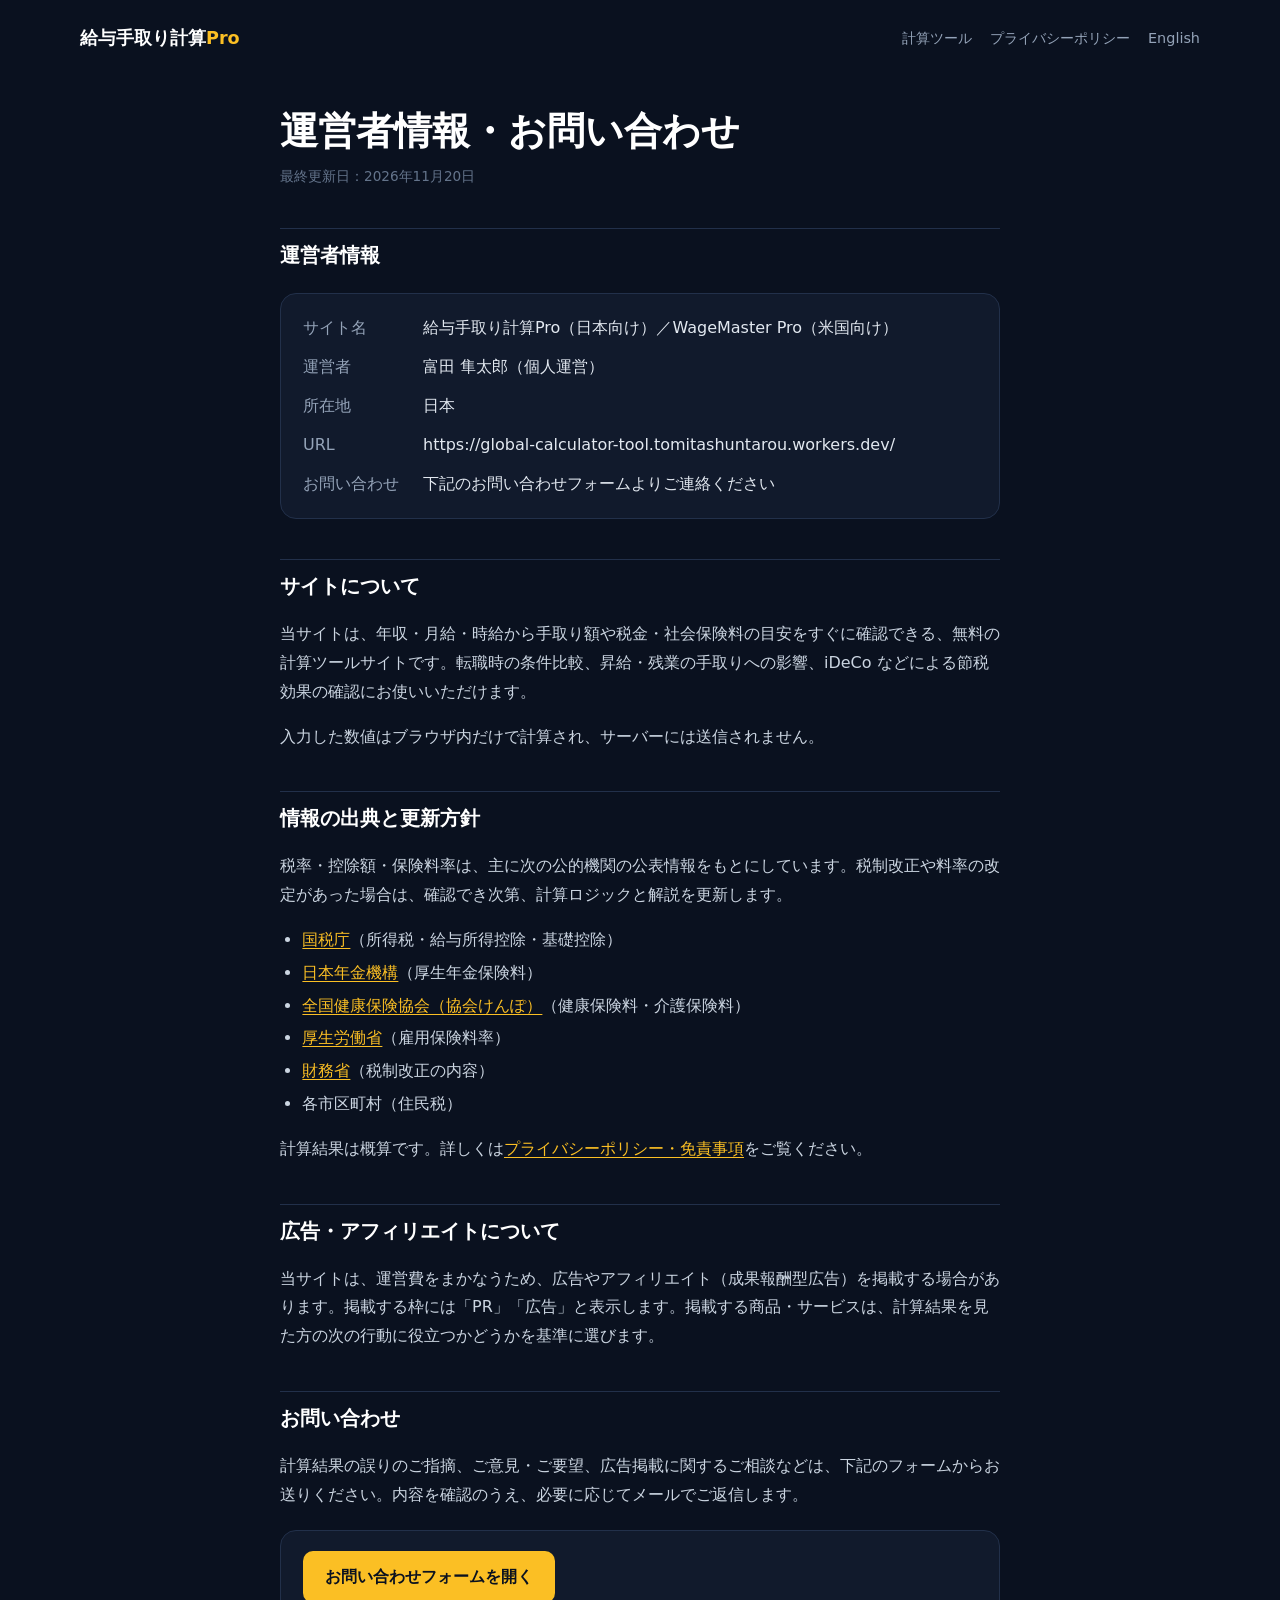
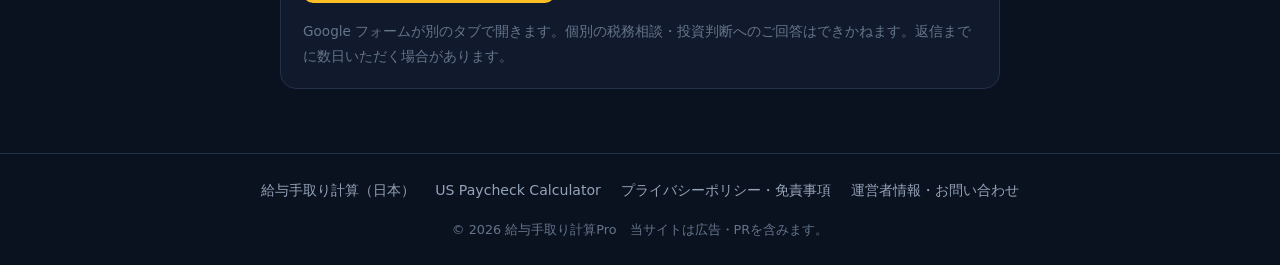
<file: contact-ja.html>
<!DOCTYPE html>
<html lang="ja">
<head>
<meta charset="utf-8">
<meta name="viewport" content="width=device-width, initial-scale=1">
<meta name="color-scheme" content="dark">
<meta name="theme-color" content="#0A111F">
<!-- Google tag (gtag.js) -->
<script async src="https://www.googletagmanager.com/gtag/js?id=G-7E0SL5C47Q"></script>
<script>window.dataLayer=window.dataLayer||[];function gtag(){dataLayer.push(arguments);}gtag('js',new Date());gtag('config','G-7E0SL5C47Q');</script>
<title>運営者情報・お問い合わせ｜給与手取り計算Pro</title>
<meta name="description" content="給与手取り計算Proの運営者情報、運営方針、情報の出典、お問い合わせ方法です。">
<link rel="canonical" href="https://global-calculator-tool.tomitashuntarou.workers.dev/contact-ja">
<link rel="alternate" hreflang="ja" href="https://global-calculator-tool.tomitashuntarou.workers.dev/contact-ja">
<link rel="alternate" hreflang="en" href="https://global-calculator-tool.tomitashuntarou.workers.dev/contact">
<link rel="stylesheet" href="/legal.css">
</head>
<body>
<header class="top">
  <a class="brand" href="/index5">給与手取り計算<span>Pro</span></a>
  <nav aria-label="メイン"><a href="/index5">計算ツール</a><a href="/privacy-ja">プライバシーポリシー</a><a href="/contact" lang="en">English</a></nav>
</header>

<main class="wrap">
  <h1>運営者情報・お問い合わせ</h1>
  <p class="meta">最終更新日：2026年11月20日</p>

  <h2>運営者情報</h2>
  <div class="panel">
    <dl class="info">
      <dt>サイト名</dt><dd>給与手取り計算Pro（日本向け）／WageMaster Pro（米国向け）</dd>
      <dt>運営者</dt><dd>富田 隼太郎（個人運営）</dd>
      <dt>所在地</dt><dd>日本</dd>
      <dt>URL</dt><dd>https://global-calculator-tool.tomitashuntarou.workers.dev/</dd>
      <dt>お問い合わせ</dt><dd>下記のお問い合わせフォームよりご連絡ください</dd>
    </dl>
  </div>

  <h2>サイトについて</h2>
  <p>当サイトは、年収・月給・時給から手取り額や税金・社会保険料の目安をすぐに確認できる、無料の計算ツールサイトです。転職時の条件比較、昇給・残業の手取りへの影響、iDeCo などによる節税効果の確認にお使いいただけます。</p>
  <p>入力した数値はブラウザ内だけで計算され、サーバーには送信されません。</p>

  <h2>情報の出典と更新方針</h2>
  <p>税率・控除額・保険料率は、主に次の公的機関の公表情報をもとにしています。税制改正や料率の改定があった場合は、確認でき次第、計算ロジックと解説を更新します。</p>
  <ul>
    <li><a href="https://www.nta.go.jp/" rel="noopener" target="_blank">国税庁</a>（所得税・給与所得控除・基礎控除）</li>
    <li><a href="https://www.nenkin.go.jp/" rel="noopener" target="_blank">日本年金機構</a>（厚生年金保険料）</li>
    <li><a href="https://www.kyoukaikenpo.or.jp/" rel="noopener" target="_blank">全国健康保険協会（協会けんぽ）</a>（健康保険料・介護保険料）</li>
    <li><a href="https://www.mhlw.go.jp/" rel="noopener" target="_blank">厚生労働省</a>（雇用保険料率）</li>
    <li><a href="https://www.mof.go.jp/" rel="noopener" target="_blank">財務省</a>（税制改正の内容）</li>
    <li>各市区町村（住民税）</li>
  </ul>
  <p>計算結果は概算です。詳しくは<a href="/privacy-ja">プライバシーポリシー・免責事項</a>をご覧ください。</p>

  <h2>広告・アフィリエイトについて</h2>
  <p>当サイトは、運営費をまかなうため、広告やアフィリエイト（成果報酬型広告）を掲載する場合があります。掲載する枠には「PR」「広告」と表示します。掲載する商品・サービスは、計算結果を見た方の次の行動に役立つかどうかを基準に選びます。</p>

  <h2>お問い合わせ</h2>
  <p>計算結果の誤りのご指摘、ご意見・ご要望、広告掲載に関するご相談などは、下記のフォームからお送りください。内容を確認のうえ、必要に応じてメールでご返信します。</p>
  <div class="panel">
    <p><a class="btn" href="https://docs.google.com/forms/d/e/1FAIpQLSdWcErSZuggl5Z4Fx2pwlN8mEgihlkXbWA13vNWEygV0IHwMA/viewform" rel="noopener" target="_blank">お問い合わせフォームを開く</a></p>
    <p class="note">Google フォームが別のタブで開きます。個別の税務相談・投資判断へのご回答はできかねます。返信までに数日いただく場合があります。</p>
  </div>
</main>

<footer class="site">
  <nav aria-label="フッター"><a href="/index5">給与手取り計算（日本）</a><a href="/" lang="en">US Paycheck Calculator</a><a href="/privacy-ja">プライバシーポリシー・免責事項</a><a href="/contact-ja">運営者情報・お問い合わせ</a></nav>
  © 2026 給与手取り計算Pro　当サイトは広告・PRを含みます。
</footer>
<!-- Cloudflare Web Analytics --><script type='module' src='https://static.cloudflareinsights.com/beacon.min.js' data-cf-beacon='{"token": "4f03aa9350394e48b325c5e4478436da"}'></script><!-- End Cloudflare Web Analytics -->
</body>
</html>
</file>
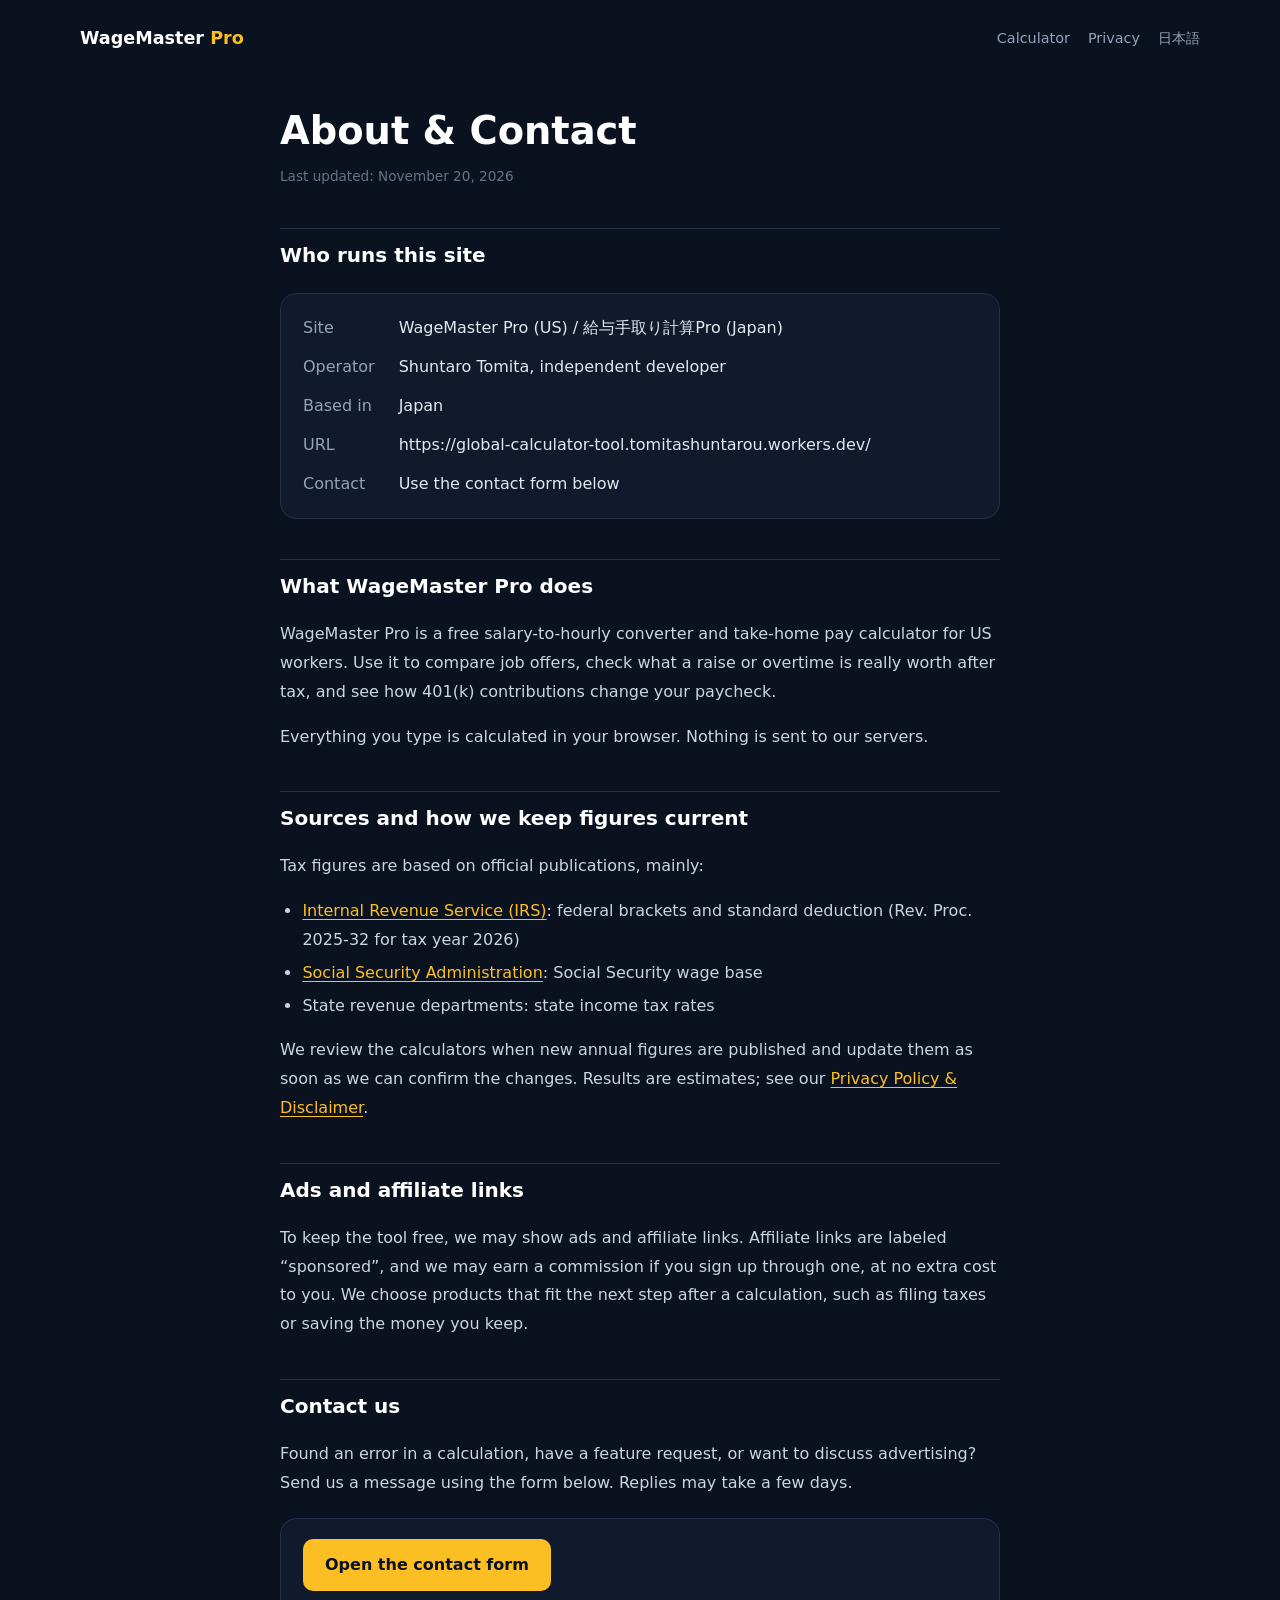
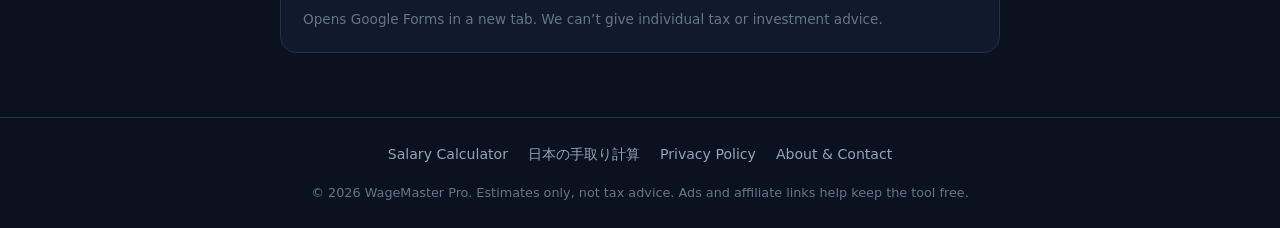
<file: contact.html>
<!DOCTYPE html>
<html lang="en">
<head>
<meta charset="utf-8">
<meta name="viewport" content="width=device-width, initial-scale=1">
<meta name="color-scheme" content="dark">
<meta name="theme-color" content="#0A111F">
<!-- Google tag (gtag.js) -->
<script async src="https://www.googletagmanager.com/gtag/js?id=G-7E0SL5C47Q"></script>
<script>window.dataLayer=window.dataLayer||[];function gtag(){dataLayer.push(arguments);}gtag('js',new Date());gtag('config','G-7E0SL5C47Q');</script>
<title>About &amp; Contact | WageMaster Pro</title>
<meta name="description" content="Who runs WageMaster Pro, how our salary and tax calculators are built, where our tax figures come from, and how to contact us.">
<link rel="canonical" href="https://global-calculator-tool.tomitashuntarou.workers.dev/contact">
<link rel="alternate" hreflang="en" href="https://global-calculator-tool.tomitashuntarou.workers.dev/contact">
<link rel="alternate" hreflang="ja" href="https://global-calculator-tool.tomitashuntarou.workers.dev/contact-ja">
<link rel="stylesheet" href="/legal.css">
</head>
<body>
<header class="top">
  <a class="brand" href="/">WageMaster <span>Pro</span></a>
  <nav aria-label="Main"><a href="/">Calculator</a><a href="/privacy">Privacy</a><a href="/contact-ja" lang="ja">日本語</a></nav>
</header>

<main class="wrap">
  <h1>About &amp; Contact</h1>
  <p class="meta">Last updated: November 20, 2026</p>

  <h2>Who runs this site</h2>
  <div class="panel">
    <dl class="info">
      <dt>Site</dt><dd>WageMaster Pro (US) / 給与手取り計算Pro (Japan)</dd>
      <dt>Operator</dt><dd>Shuntaro Tomita, independent developer</dd>
      <dt>Based in</dt><dd>Japan</dd>
      <dt>URL</dt><dd>https://global-calculator-tool.tomitashuntarou.workers.dev/</dd>
      <dt>Contact</dt><dd>Use the contact form below</dd>
    </dl>
  </div>

  <h2>What WageMaster Pro does</h2>
  <p>WageMaster Pro is a free salary-to-hourly converter and take-home pay calculator for US workers. Use it to compare job offers, check what a raise or overtime is really worth after tax, and see how 401(k) contributions change your paycheck.</p>
  <p>Everything you type is calculated in your browser. Nothing is sent to our servers.</p>

  <h2>Sources and how we keep figures current</h2>
  <p>Tax figures are based on official publications, mainly:</p>
  <ul>
    <li><a href="https://www.irs.gov/" rel="noopener" target="_blank">Internal Revenue Service (IRS)</a>: federal brackets and standard deduction (Rev. Proc. 2025-32 for tax year 2026)</li>
    <li><a href="https://www.ssa.gov/" rel="noopener" target="_blank">Social Security Administration</a>: Social Security wage base</li>
    <li>State revenue departments: state income tax rates</li>
  </ul>
  <p>We review the calculators when new annual figures are published and update them as soon as we can confirm the changes. Results are estimates; see our <a href="/privacy">Privacy Policy &amp; Disclaimer</a>.</p>

  <h2>Ads and affiliate links</h2>
  <p>To keep the tool free, we may show ads and affiliate links. Affiliate links are labeled “sponsored”, and we may earn a commission if you sign up through one, at no extra cost to you. We choose products that fit the next step after a calculation, such as filing taxes or saving the money you keep.</p>

  <h2>Contact us</h2>
  <p>Found an error in a calculation, have a feature request, or want to discuss advertising? Send us a message using the form below. Replies may take a few days.</p>
  <div class="panel">
    <p><a class="btn" href="https://docs.google.com/forms/d/e/1FAIpQLSdWcErSZuggl5Z4Fx2pwlN8mEgihlkXbWA13vNWEygV0IHwMA/viewform" rel="noopener" target="_blank">Open the contact form</a></p>
    <p class="note">Opens Google Forms in a new tab. We can’t give individual tax or investment advice.</p>
  </div>
</main>

<footer class="site">
  <nav aria-label="Footer"><a href="/">Salary Calculator</a><a href="/index5" lang="ja">日本の手取り計算</a><a href="/privacy">Privacy Policy</a><a href="/contact">About &amp; Contact</a></nav>
  © 2026 WageMaster Pro. Estimates only, not tax advice. Ads and affiliate links help keep the tool free.
</footer>
<!-- Cloudflare Web Analytics --><script type='module' src='https://static.cloudflareinsights.com/beacon.min.js' data-cf-beacon='{"token": "4f03aa9350394e48b325c5e4478436da"}'></script><!-- End Cloudflare Web Analytics -->
</body>
</html>
</file>
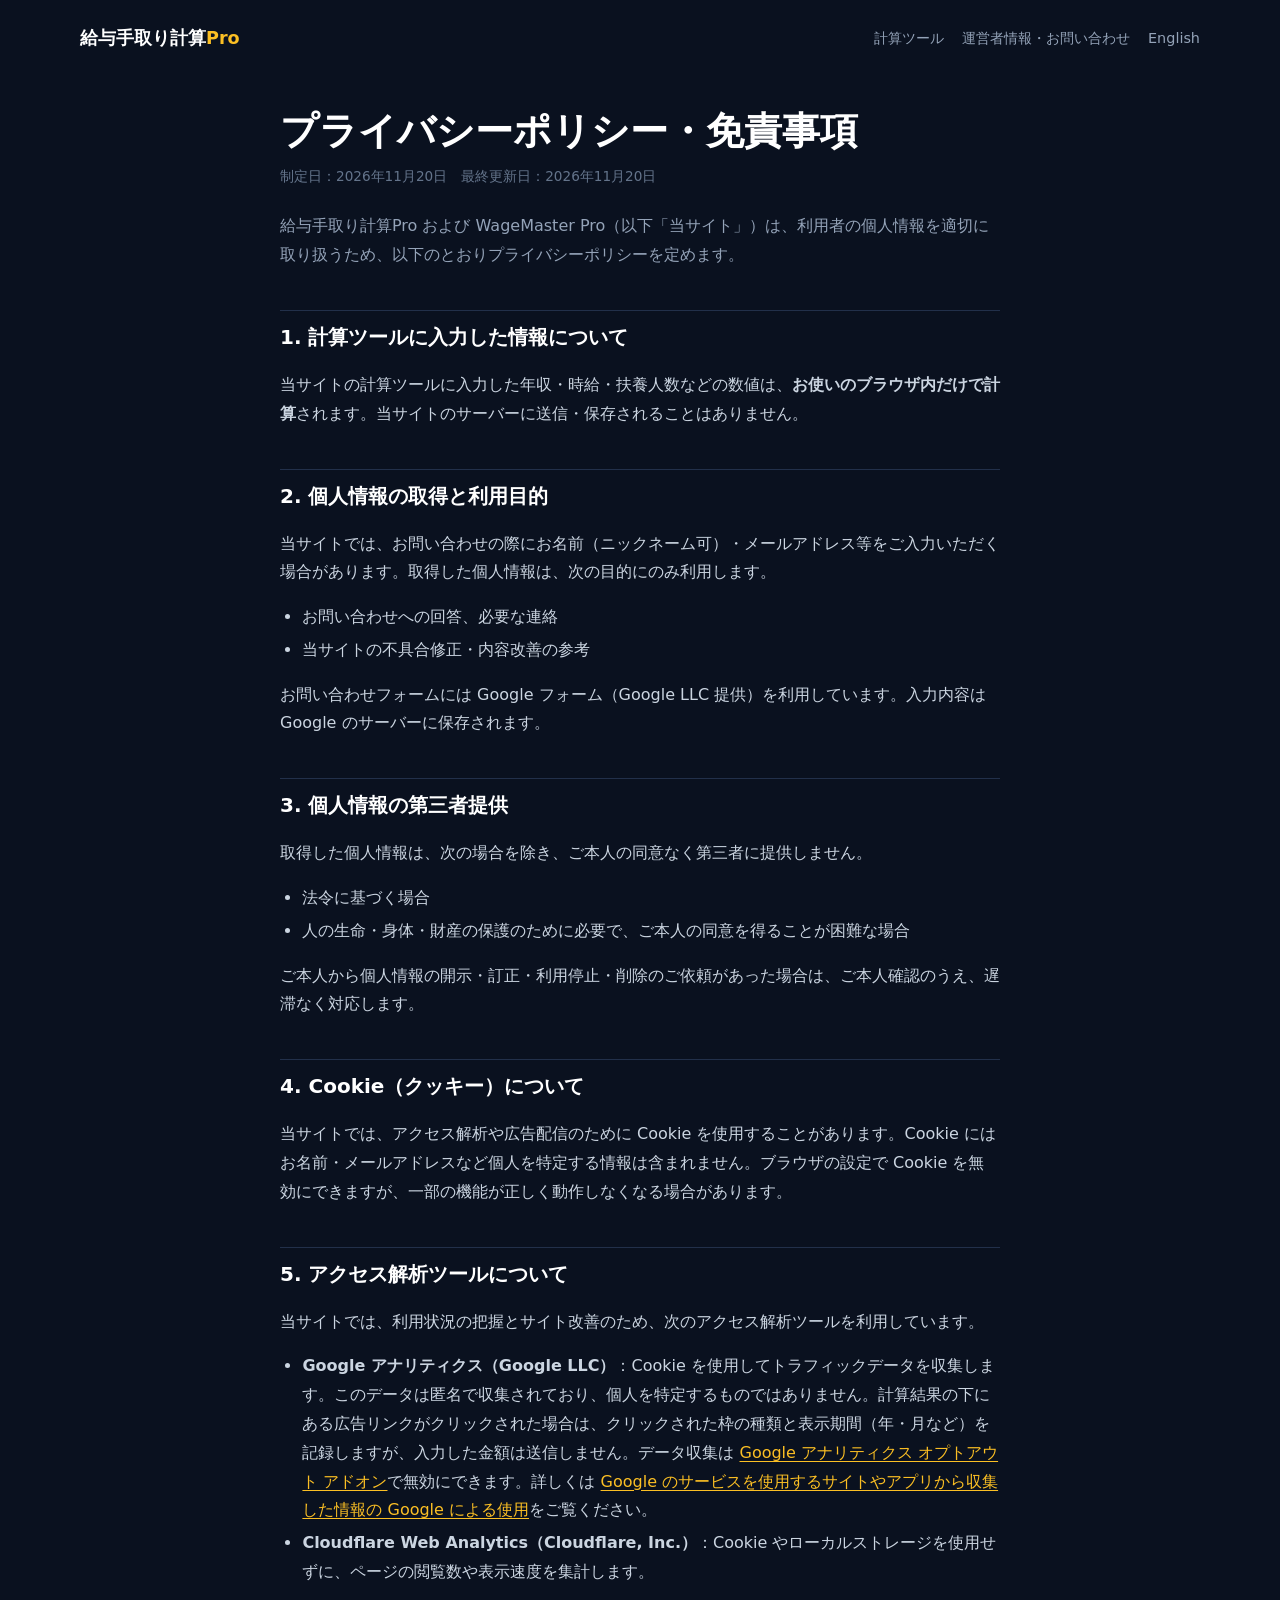
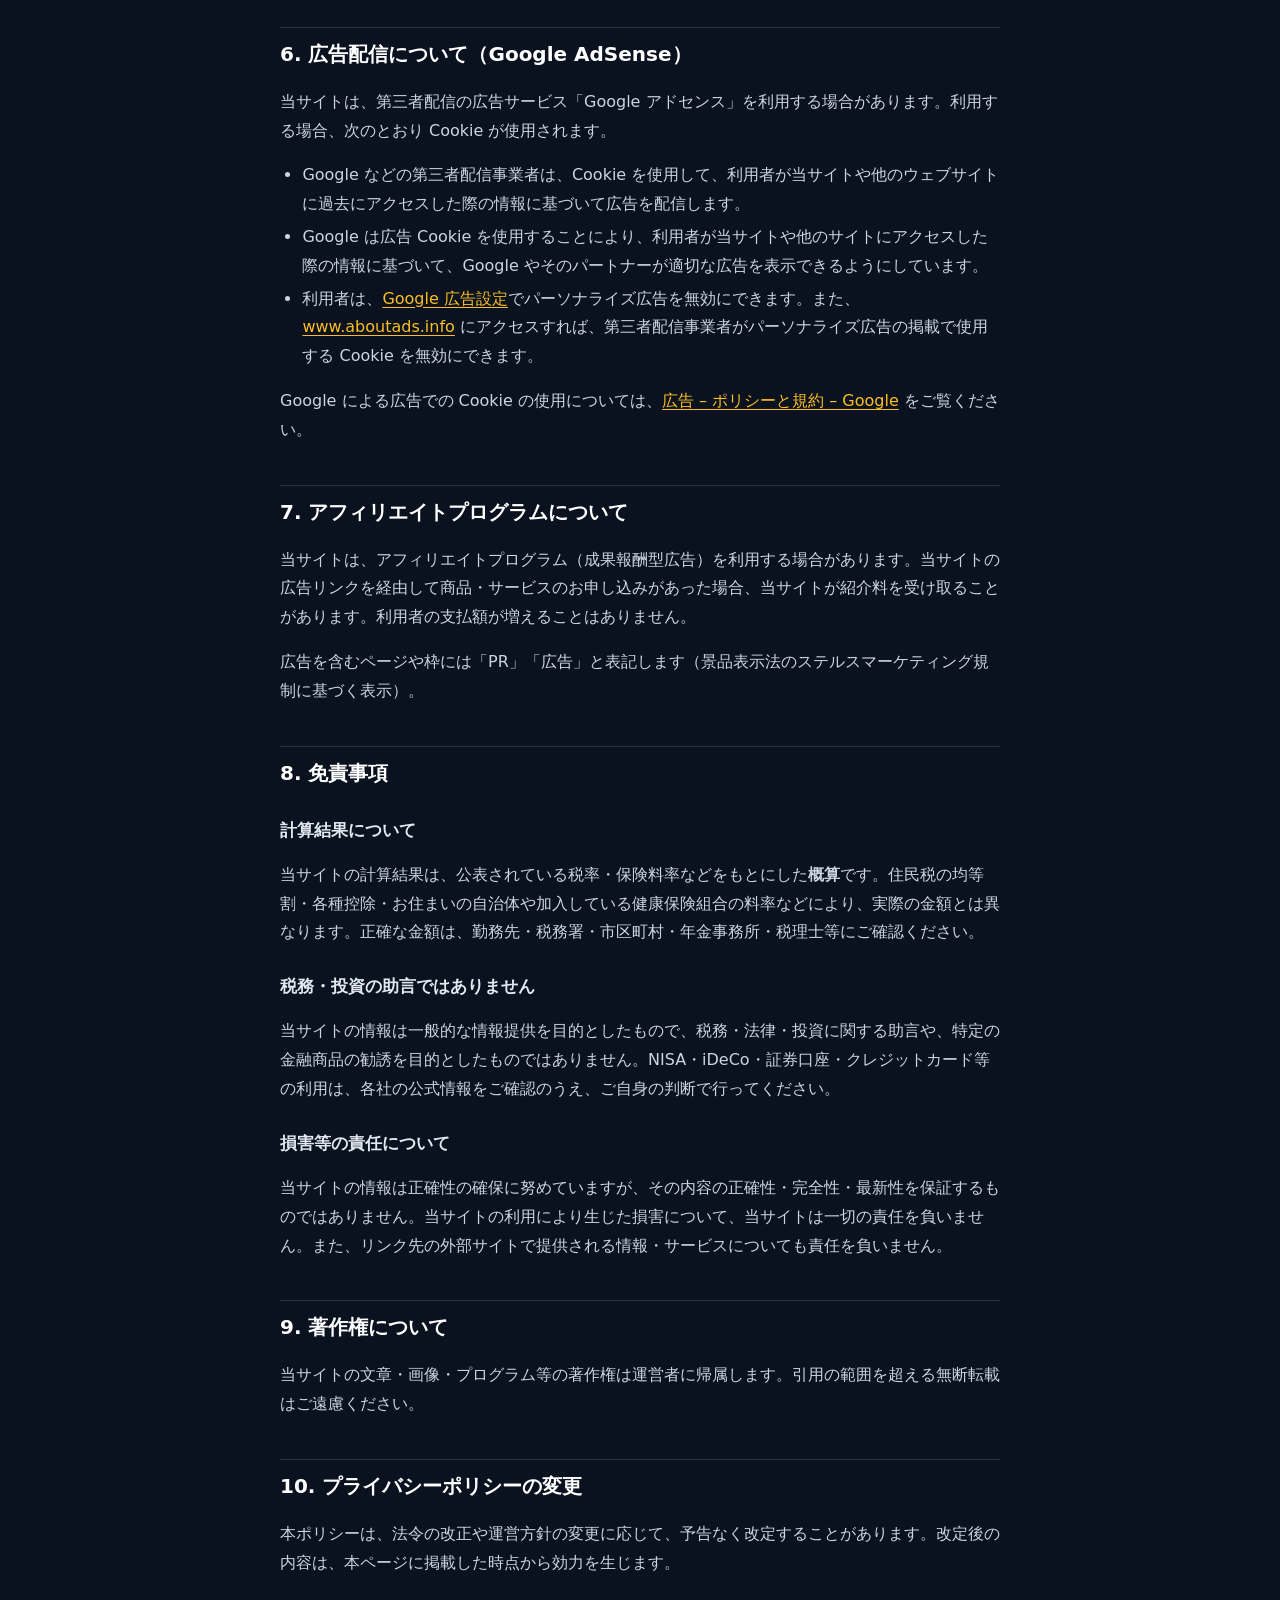
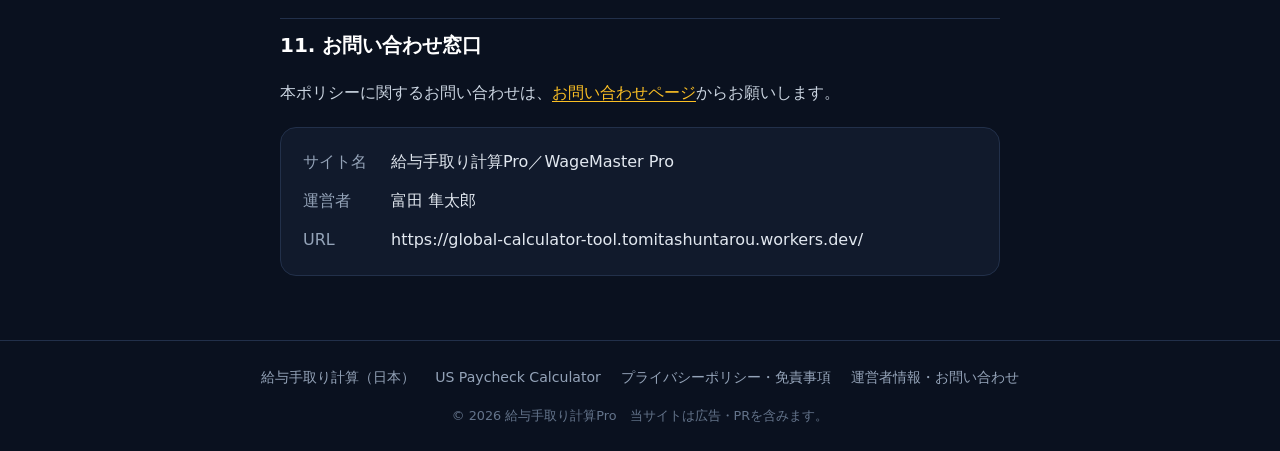
<file: privacy-ja.html>
<!DOCTYPE html>
<html lang="ja">
<head>
<meta charset="utf-8">
<meta name="viewport" content="width=device-width, initial-scale=1">
<meta name="color-scheme" content="dark">
<meta name="theme-color" content="#0A111F">
<!-- Google tag (gtag.js) -->
<script async src="https://www.googletagmanager.com/gtag/js?id=G-7E0SL5C47Q"></script>
<script>window.dataLayer=window.dataLayer||[];function gtag(){dataLayer.push(arguments);}gtag('js',new Date());gtag('config','G-7E0SL5C47Q');</script>
<title>プライバシーポリシー・免責事項｜給与手取り計算Pro</title>
<meta name="description" content="給与手取り計算Proのプライバシーポリシー・免責事項です。個人情報の取り扱い、Cookie、アクセス解析、広告配信（Google AdSense）、アフィリエイトについて記載しています。">
<link rel="canonical" href="https://global-calculator-tool.tomitashuntarou.workers.dev/privacy-ja">
<link rel="alternate" hreflang="ja" href="https://global-calculator-tool.tomitashuntarou.workers.dev/privacy-ja">
<link rel="alternate" hreflang="en" href="https://global-calculator-tool.tomitashuntarou.workers.dev/privacy">
<link rel="stylesheet" href="/legal.css">
</head>
<body>
<header class="top">
  <a class="brand" href="/index5">給与手取り計算<span>Pro</span></a>
  <nav aria-label="メイン"><a href="/index5">計算ツール</a><a href="/contact-ja">運営者情報・お問い合わせ</a><a href="/privacy" lang="en">English</a></nav>
</header>

<main class="wrap">
  <h1>プライバシーポリシー・免責事項</h1>
  <p class="meta">制定日：2026年11月20日　最終更新日：2026年11月20日</p>
  <p class="lead">給与手取り計算Pro および WageMaster Pro（以下「当サイト」）は、利用者の個人情報を適切に取り扱うため、以下のとおりプライバシーポリシーを定めます。</p>

  <h2>1. 計算ツールに入力した情報について</h2>
  <p>当サイトの計算ツールに入力した年収・時給・扶養人数などの数値は、<strong>お使いのブラウザ内だけで計算</strong>されます。当サイトのサーバーに送信・保存されることはありません。</p>

  <h2>2. 個人情報の取得と利用目的</h2>
  <p>当サイトでは、お問い合わせの際にお名前（ニックネーム可）・メールアドレス等をご入力いただく場合があります。取得した個人情報は、次の目的にのみ利用します。</p>
  <ul>
    <li>お問い合わせへの回答、必要な連絡</li>
    <li>当サイトの不具合修正・内容改善の参考</li>
  </ul>
  <p>お問い合わせフォームには Google フォーム（Google LLC 提供）を利用しています。入力内容は Google のサーバーに保存されます。</p>

  <h2>3. 個人情報の第三者提供</h2>
  <p>取得した個人情報は、次の場合を除き、ご本人の同意なく第三者に提供しません。</p>
  <ul>
    <li>法令に基づく場合</li>
    <li>人の生命・身体・財産の保護のために必要で、ご本人の同意を得ることが困難な場合</li>
  </ul>
  <p>ご本人から個人情報の開示・訂正・利用停止・削除のご依頼があった場合は、ご本人確認のうえ、遅滞なく対応します。</p>

  <h2>4. Cookie（クッキー）について</h2>
  <p>当サイトでは、アクセス解析や広告配信のために Cookie を使用することがあります。Cookie にはお名前・メールアドレスなど個人を特定する情報は含まれません。ブラウザの設定で Cookie を無効にできますが、一部の機能が正しく動作しなくなる場合があります。</p>

  <h2>5. アクセス解析ツールについて</h2>
  <p>当サイトでは、利用状況の把握とサイト改善のため、次のアクセス解析ツールを利用しています。</p>
  <ul>
    <li><strong>Google アナリティクス（Google LLC）</strong>：Cookie を使用してトラフィックデータを収集します。このデータは匿名で収集されており、個人を特定するものではありません。計算結果の下にある広告リンクがクリックされた場合は、クリックされた枠の種類と表示期間（年・月など）を記録しますが、入力した金額は送信しません。データ収集は <a href="https://tools.google.com/dlpage/gaoptout?hl=ja" rel="noopener" target="_blank">Google アナリティクス オプトアウト アドオン</a>で無効にできます。詳しくは <a href="https://policies.google.com/technologies/partner-sites?hl=ja" rel="noopener" target="_blank">Google のサービスを使用するサイトやアプリから収集した情報の Google による使用</a>をご覧ください。</li>
    <li><strong>Cloudflare Web Analytics（Cloudflare, Inc.）</strong>：Cookie やローカルストレージを使用せずに、ページの閲覧数や表示速度を集計します。</li>
  </ul>

  <h2>6. 広告配信について（Google AdSense）</h2>
  <p>当サイトは、第三者配信の広告サービス「Google アドセンス」を利用する場合があります。利用する場合、次のとおり Cookie が使用されます。</p>
  <ul>
    <li>Google などの第三者配信事業者は、Cookie を使用して、利用者が当サイトや他のウェブサイトに過去にアクセスした際の情報に基づいて広告を配信します。</li>
    <li>Google は広告 Cookie を使用することにより、利用者が当サイトや他のサイトにアクセスした際の情報に基づいて、Google やそのパートナーが適切な広告を表示できるようにしています。</li>
    <li>利用者は、<a href="https://adssettings.google.com/" rel="noopener" target="_blank">Google 広告設定</a>でパーソナライズ広告を無効にできます。また、<a href="https://www.aboutads.info/choices/" rel="noopener" target="_blank">www.aboutads.info</a> にアクセスすれば、第三者配信事業者がパーソナライズ広告の掲載で使用する Cookie を無効にできます。</li>
  </ul>
  <p>Google による広告での Cookie の使用については、<a href="https://policies.google.com/technologies/ads?hl=ja" rel="noopener" target="_blank">広告 – ポリシーと規約 – Google</a> をご覧ください。</p>

  <h2>7. アフィリエイトプログラムについて</h2>
  <p>当サイトは、アフィリエイトプログラム（成果報酬型広告）を利用する場合があります。当サイトの広告リンクを経由して商品・サービスのお申し込みがあった場合、当サイトが紹介料を受け取ることがあります。利用者の支払額が増えることはありません。</p>
  <p>広告を含むページや枠には「PR」「広告」と表記します（景品表示法のステルスマーケティング規制に基づく表示）。</p>

  <h2>8. 免責事項</h2>
  <h3>計算結果について</h3>
  <p>当サイトの計算結果は、公表されている税率・保険料率などをもとにした<strong>概算</strong>です。住民税の均等割・各種控除・お住まいの自治体や加入している健康保険組合の料率などにより、実際の金額とは異なります。正確な金額は、勤務先・税務署・市区町村・年金事務所・税理士等にご確認ください。</p>
  <h3>税務・投資の助言ではありません</h3>
  <p>当サイトの情報は一般的な情報提供を目的としたもので、税務・法律・投資に関する助言や、特定の金融商品の勧誘を目的としたものではありません。NISA・iDeCo・証券口座・クレジットカード等の利用は、各社の公式情報をご確認のうえ、ご自身の判断で行ってください。</p>
  <h3>損害等の責任について</h3>
  <p>当サイトの情報は正確性の確保に努めていますが、その内容の正確性・完全性・最新性を保証するものではありません。当サイトの利用により生じた損害について、当サイトは一切の責任を負いません。また、リンク先の外部サイトで提供される情報・サービスについても責任を負いません。</p>

  <h2>9. 著作権について</h2>
  <p>当サイトの文章・画像・プログラム等の著作権は運営者に帰属します。引用の範囲を超える無断転載はご遠慮ください。</p>

  <h2>10. プライバシーポリシーの変更</h2>
  <p>本ポリシーは、法令の改正や運営方針の変更に応じて、予告なく改定することがあります。改定後の内容は、本ページに掲載した時点から効力を生じます。</p>

  <h2>11. お問い合わせ窓口</h2>
  <p>本ポリシーに関するお問い合わせは、<a href="/contact-ja">お問い合わせページ</a>からお願いします。</p>
  <div class="panel">
    <dl class="info">
      <dt>サイト名</dt><dd>給与手取り計算Pro／WageMaster Pro</dd>
      <dt>運営者</dt><dd>富田 隼太郎</dd>
      <dt>URL</dt><dd>https://global-calculator-tool.tomitashuntarou.workers.dev/</dd>
    </dl>
  </div>
</main>

<footer class="site">
  <nav aria-label="フッター"><a href="/index5">給与手取り計算（日本）</a><a href="/" lang="en">US Paycheck Calculator</a><a href="/privacy-ja">プライバシーポリシー・免責事項</a><a href="/contact-ja">運営者情報・お問い合わせ</a></nav>
  © 2026 給与手取り計算Pro　当サイトは広告・PRを含みます。
</footer>
<!-- Cloudflare Web Analytics --><script type='module' src='https://static.cloudflareinsights.com/beacon.min.js' data-cf-beacon='{"token": "4f03aa9350394e48b325c5e4478436da"}'></script><!-- End Cloudflare Web Analytics -->
</body>
</html>
</file>
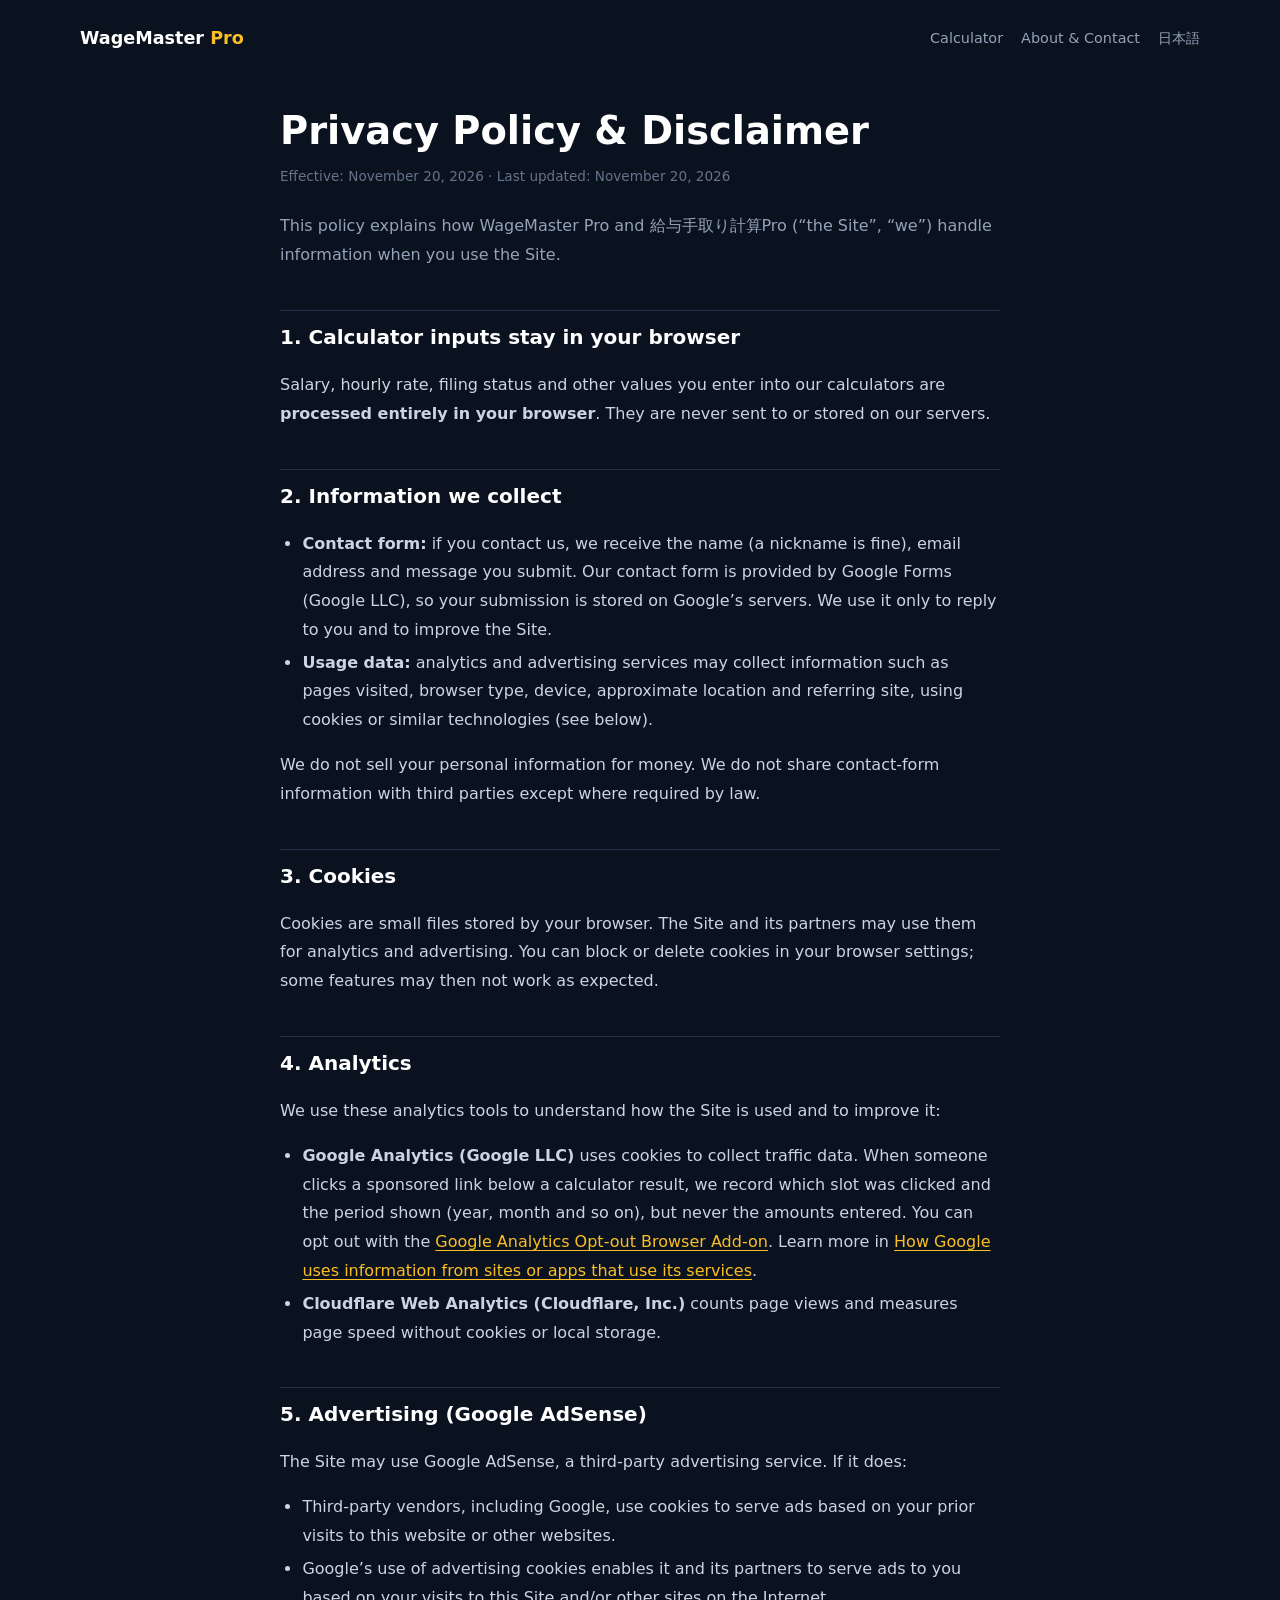
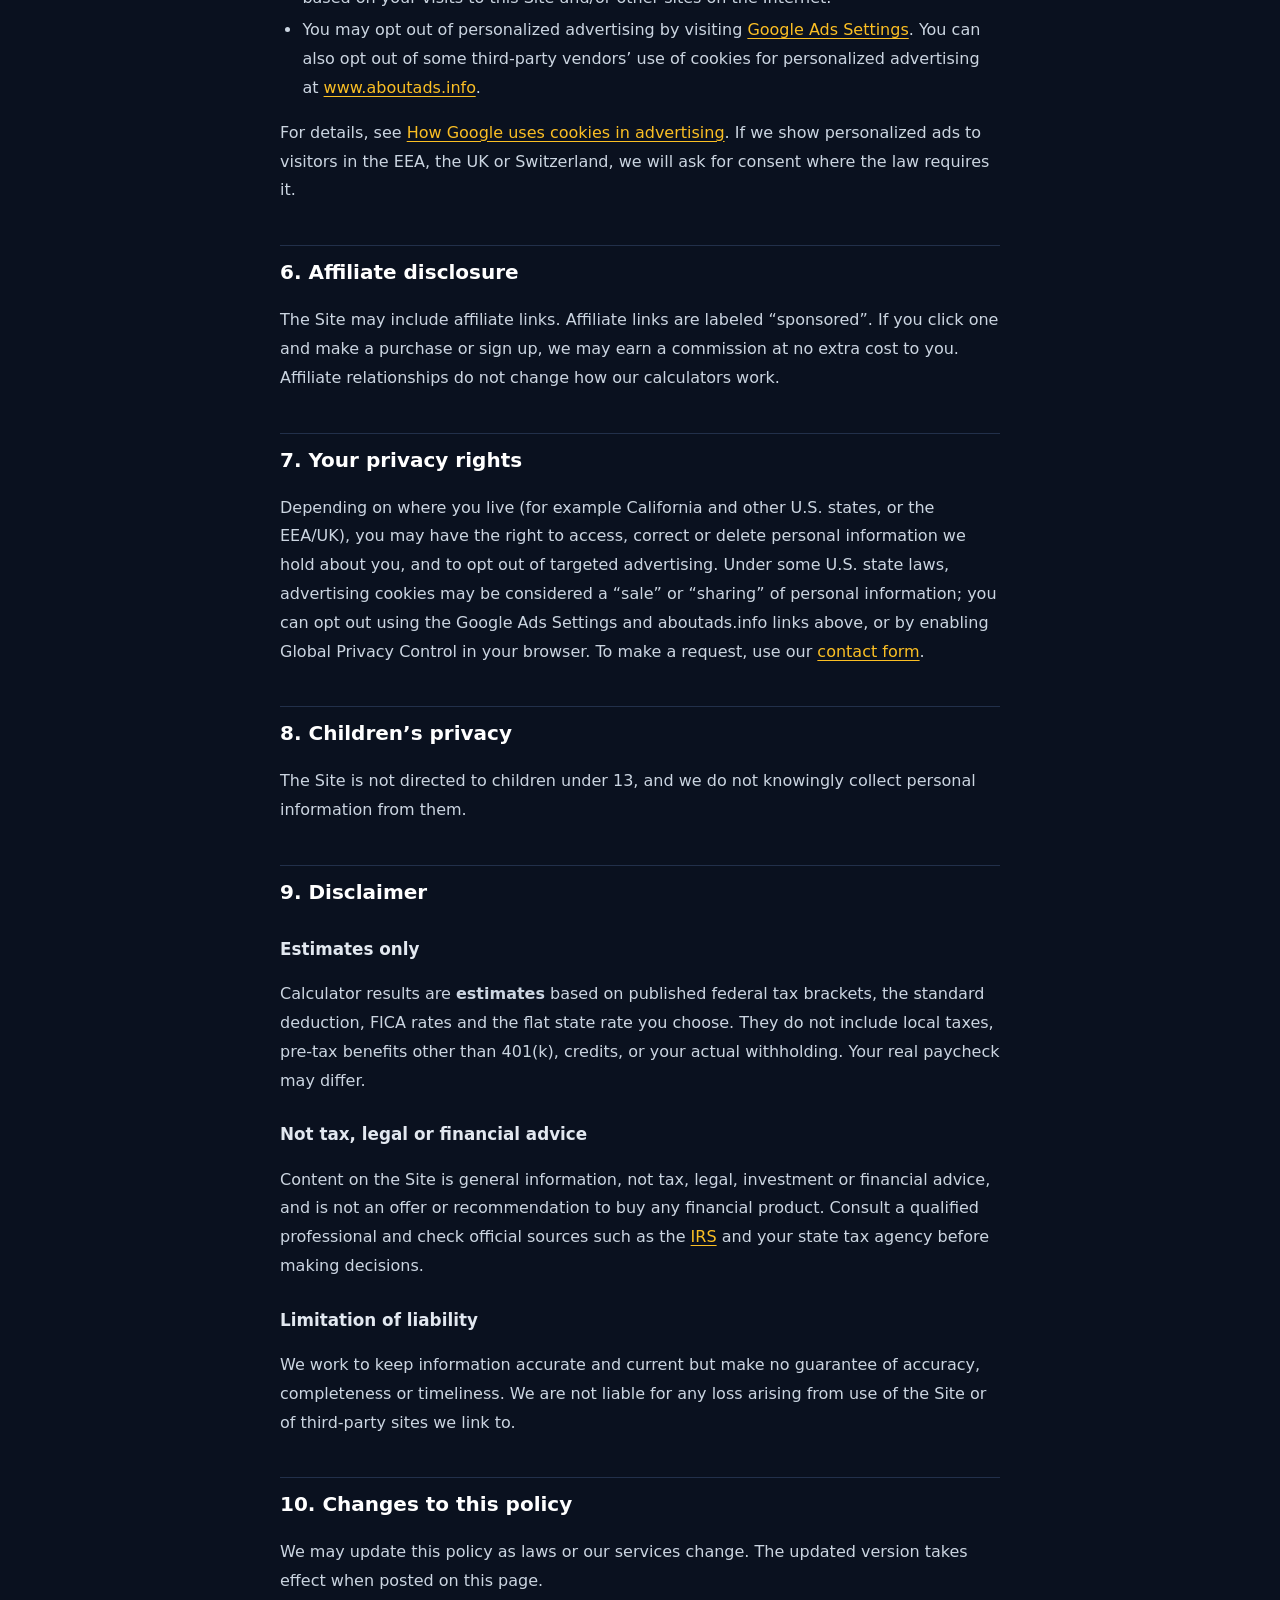
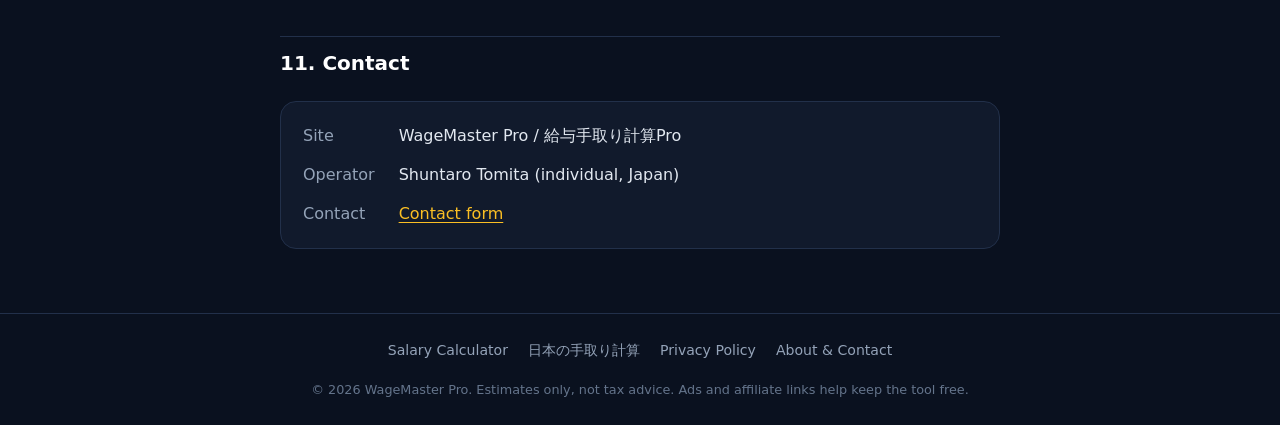
<file: privacy.html>
<!DOCTYPE html>
<html lang="en">
<head>
<meta charset="utf-8">
<meta name="viewport" content="width=device-width, initial-scale=1">
<meta name="color-scheme" content="dark">
<meta name="theme-color" content="#0A111F">
<!-- Google tag (gtag.js) -->
<script async src="https://www.googletagmanager.com/gtag/js?id=G-7E0SL5C47Q"></script>
<script>window.dataLayer=window.dataLayer||[];function gtag(){dataLayer.push(arguments);}gtag('js',new Date());gtag('config','G-7E0SL5C47Q');</script>
<title>Privacy Policy &amp; Disclaimer | WageMaster Pro</title>
<meta name="description" content="Privacy policy and disclaimer for WageMaster Pro: how we handle data, cookies, analytics, Google AdSense advertising and affiliate links.">
<link rel="canonical" href="https://global-calculator-tool.tomitashuntarou.workers.dev/privacy">
<link rel="alternate" hreflang="en" href="https://global-calculator-tool.tomitashuntarou.workers.dev/privacy">
<link rel="alternate" hreflang="ja" href="https://global-calculator-tool.tomitashuntarou.workers.dev/privacy-ja">
<link rel="stylesheet" href="/legal.css">
</head>
<body>
<header class="top">
  <a class="brand" href="/">WageMaster <span>Pro</span></a>
  <nav aria-label="Main"><a href="/">Calculator</a><a href="/contact">About &amp; Contact</a><a href="/privacy-ja" lang="ja">日本語</a></nav>
</header>

<main class="wrap">
  <h1>Privacy Policy &amp; Disclaimer</h1>
  <p class="meta">Effective: November 20, 2026 · Last updated: November 20, 2026</p>
  <p class="lead">This policy explains how WageMaster Pro and 給与手取り計算Pro (“the Site”, “we”) handle information when you use the Site.</p>

  <h2>1. Calculator inputs stay in your browser</h2>
  <p>Salary, hourly rate, filing status and other values you enter into our calculators are <strong>processed entirely in your browser</strong>. They are never sent to or stored on our servers.</p>

  <h2>2. Information we collect</h2>
  <ul>
    <li><strong>Contact form:</strong> if you contact us, we receive the name (a nickname is fine), email address and message you submit. Our contact form is provided by Google Forms (Google LLC), so your submission is stored on Google’s servers. We use it only to reply to you and to improve the Site.</li>
    <li><strong>Usage data:</strong> analytics and advertising services may collect information such as pages visited, browser type, device, approximate location and referring site, using cookies or similar technologies (see below).</li>
  </ul>
  <p>We do not sell your personal information for money. We do not share contact-form information with third parties except where required by law.</p>

  <h2>3. Cookies</h2>
  <p>Cookies are small files stored by your browser. The Site and its partners may use them for analytics and advertising. You can block or delete cookies in your browser settings; some features may then not work as expected.</p>

  <h2>4. Analytics</h2>
  <p>We use these analytics tools to understand how the Site is used and to improve it:</p>
  <ul>
    <li><strong>Google Analytics (Google LLC)</strong> uses cookies to collect traffic data. When someone clicks a sponsored link below a calculator result, we record which slot was clicked and the period shown (year, month and so on), but never the amounts entered. You can opt out with the <a href="https://tools.google.com/dlpage/gaoptout" rel="noopener" target="_blank">Google Analytics Opt-out Browser Add-on</a>. Learn more in <a href="https://policies.google.com/technologies/partner-sites" rel="noopener" target="_blank">How Google uses information from sites or apps that use its services</a>.</li>
    <li><strong>Cloudflare Web Analytics (Cloudflare, Inc.)</strong> counts page views and measures page speed without cookies or local storage.</li>
  </ul>

  <h2>5. Advertising (Google AdSense)</h2>
  <p>The Site may use Google AdSense, a third-party advertising service. If it does:</p>
  <ul>
    <li>Third-party vendors, including Google, use cookies to serve ads based on your prior visits to this website or other websites.</li>
    <li>Google’s use of advertising cookies enables it and its partners to serve ads to you based on your visits to this Site and/or other sites on the Internet.</li>
    <li>You may opt out of personalized advertising by visiting <a href="https://adssettings.google.com/" rel="noopener" target="_blank">Google Ads Settings</a>. You can also opt out of some third-party vendors’ use of cookies for personalized advertising at <a href="https://www.aboutads.info/choices/" rel="noopener" target="_blank">www.aboutads.info</a>.</li>
  </ul>
  <p>For details, see <a href="https://policies.google.com/technologies/ads" rel="noopener" target="_blank">How Google uses cookies in advertising</a>. If we show personalized ads to visitors in the EEA, the UK or Switzerland, we will ask for consent where the law requires it.</p>

  <h2>6. Affiliate disclosure</h2>
  <p>The Site may include affiliate links. Affiliate links are labeled “sponsored”. If you click one and make a purchase or sign up, we may earn a commission at no extra cost to you. Affiliate relationships do not change how our calculators work.</p>

  <h2>7. Your privacy rights</h2>
  <p>Depending on where you live (for example California and other U.S. states, or the EEA/UK), you may have the right to access, correct or delete personal information we hold about you, and to opt out of targeted advertising. Under some U.S. state laws, advertising cookies may be considered a “sale” or “sharing” of personal information; you can opt out using the Google Ads Settings and aboutads.info links above, or by enabling Global Privacy Control in your browser. To make a request, use our <a href="/contact">contact form</a>.</p>

  <h2>8. Children’s privacy</h2>
  <p>The Site is not directed to children under 13, and we do not knowingly collect personal information from them.</p>

  <h2>9. Disclaimer</h2>
  <h3>Estimates only</h3>
  <p>Calculator results are <strong>estimates</strong> based on published federal tax brackets, the standard deduction, FICA rates and the flat state rate you choose. They do not include local taxes, pre-tax benefits other than 401(k), credits, or your actual withholding. Your real paycheck may differ.</p>
  <h3>Not tax, legal or financial advice</h3>
  <p>Content on the Site is general information, not tax, legal, investment or financial advice, and is not an offer or recommendation to buy any financial product. Consult a qualified professional and check official sources such as the <a href="https://www.irs.gov/" rel="noopener" target="_blank">IRS</a> and your state tax agency before making decisions.</p>
  <h3>Limitation of liability</h3>
  <p>We work to keep information accurate and current but make no guarantee of accuracy, completeness or timeliness. We are not liable for any loss arising from use of the Site or of third-party sites we link to.</p>

  <h2>10. Changes to this policy</h2>
  <p>We may update this policy as laws or our services change. The updated version takes effect when posted on this page.</p>

  <h2>11. Contact</h2>
  <div class="panel">
    <dl class="info">
      <dt>Site</dt><dd>WageMaster Pro / 給与手取り計算Pro</dd>
      <dt>Operator</dt><dd>Shuntaro Tomita (individual, Japan)</dd>
      <dt>Contact</dt><dd><a href="/contact">Contact form</a></dd>
    </dl>
  </div>
</main>

<footer class="site">
  <nav aria-label="Footer"><a href="/">Salary Calculator</a><a href="/index5" lang="ja">日本の手取り計算</a><a href="/privacy">Privacy Policy</a><a href="/contact">About &amp; Contact</a></nav>
  © 2026 WageMaster Pro. Estimates only, not tax advice. Ads and affiliate links help keep the tool free.
</footer>
<!-- Cloudflare Web Analytics --><script type='module' src='https://static.cloudflareinsights.com/beacon.min.js' data-cf-beacon='{"token": "4f03aa9350394e48b325c5e4478436da"}'></script><!-- End Cloudflare Web Analytics -->
</body>
</html>
</file>
<file: legal.css>
/* Shared styles for privacy / contact pages (matches calculator dark theme) */
*{box-sizing:border-box}
html{color-scheme:dark}
body{margin:0;background:#0A111F;color:#CBD5E1;font:16px/1.8 "Public Sans","Hiragino Sans","Noto Sans JP","Yu Gothic UI",system-ui,sans-serif;-webkit-font-smoothing:antialiased}
a{color:#FBBF24;text-underline-offset:3px}
a:hover{color:#FCD34D}
.wrap{max-width:760px;margin:0 auto;padding:0 20px}
header.top{max-width:1152px;margin:0 auto;padding:20px 16px;display:flex;justify-content:space-between;align-items:center;gap:16px;flex-wrap:wrap}
.brand{font-weight:700;font-size:1.1rem;color:#fff;text-decoration:none}
.brand span{color:#FBBF24}
.top nav{display:flex;gap:18px;font-size:.9rem}
.top nav a{color:#94A3B8;text-decoration:none;padding:6px 0}
.top nav a:hover,.top nav a[aria-current]{color:#fff}
h1{color:#fff;font-size:clamp(1.7rem,4vw,2.4rem);line-height:1.3;margin:28px 0 8px}
h2{color:#fff;font-size:1.25rem;margin:40px 0 8px;padding-top:8px;border-top:1px solid #22304A}
h3{color:#E2E8F0;font-size:1.05rem;margin:24px 0 4px}
.meta{color:#64748B;font-size:.85rem;margin:0 0 24px}
.lead{color:#94A3B8}
ul,ol{padding-left:1.4em}
li{margin:4px 0}
.panel{background:#111A2C;border:1px solid #22304A;border-radius:16px;padding:20px 22px;margin:20px 0}
.panel p:first-child{margin-top:0}.panel p:last-child{margin-bottom:0}
dl.info{display:grid;grid-template-columns:max-content 1fr;gap:10px 24px;margin:0}
dl.info dt{color:#94A3B8}
dl.info dd{margin:0;color:#E2E8F0}
.btn{display:inline-block;background:#FBBF24;color:#0A111F;font-weight:600;text-decoration:none;border-radius:10px;padding:12px 22px;min-height:44px}
.btn:hover{background:#FCD34D;color:#0A111F}
.note{font-size:.85rem;color:#64748B}
footer.site{margin-top:64px;border-top:1px solid #22304A;padding:24px 16px;text-align:center;font-size:.8rem;color:#64748B}
footer.site nav{display:flex;flex-wrap:wrap;justify-content:center;gap:8px 20px;margin-bottom:14px;font-size:.88rem}
footer.site nav a{color:#94A3B8;text-decoration:none}
footer.site nav a:hover{color:#fff}
@media (max-width:520px){dl.info{grid-template-columns:1fr;gap:2px}dl.info dd{margin-bottom:10px}}
</file>
